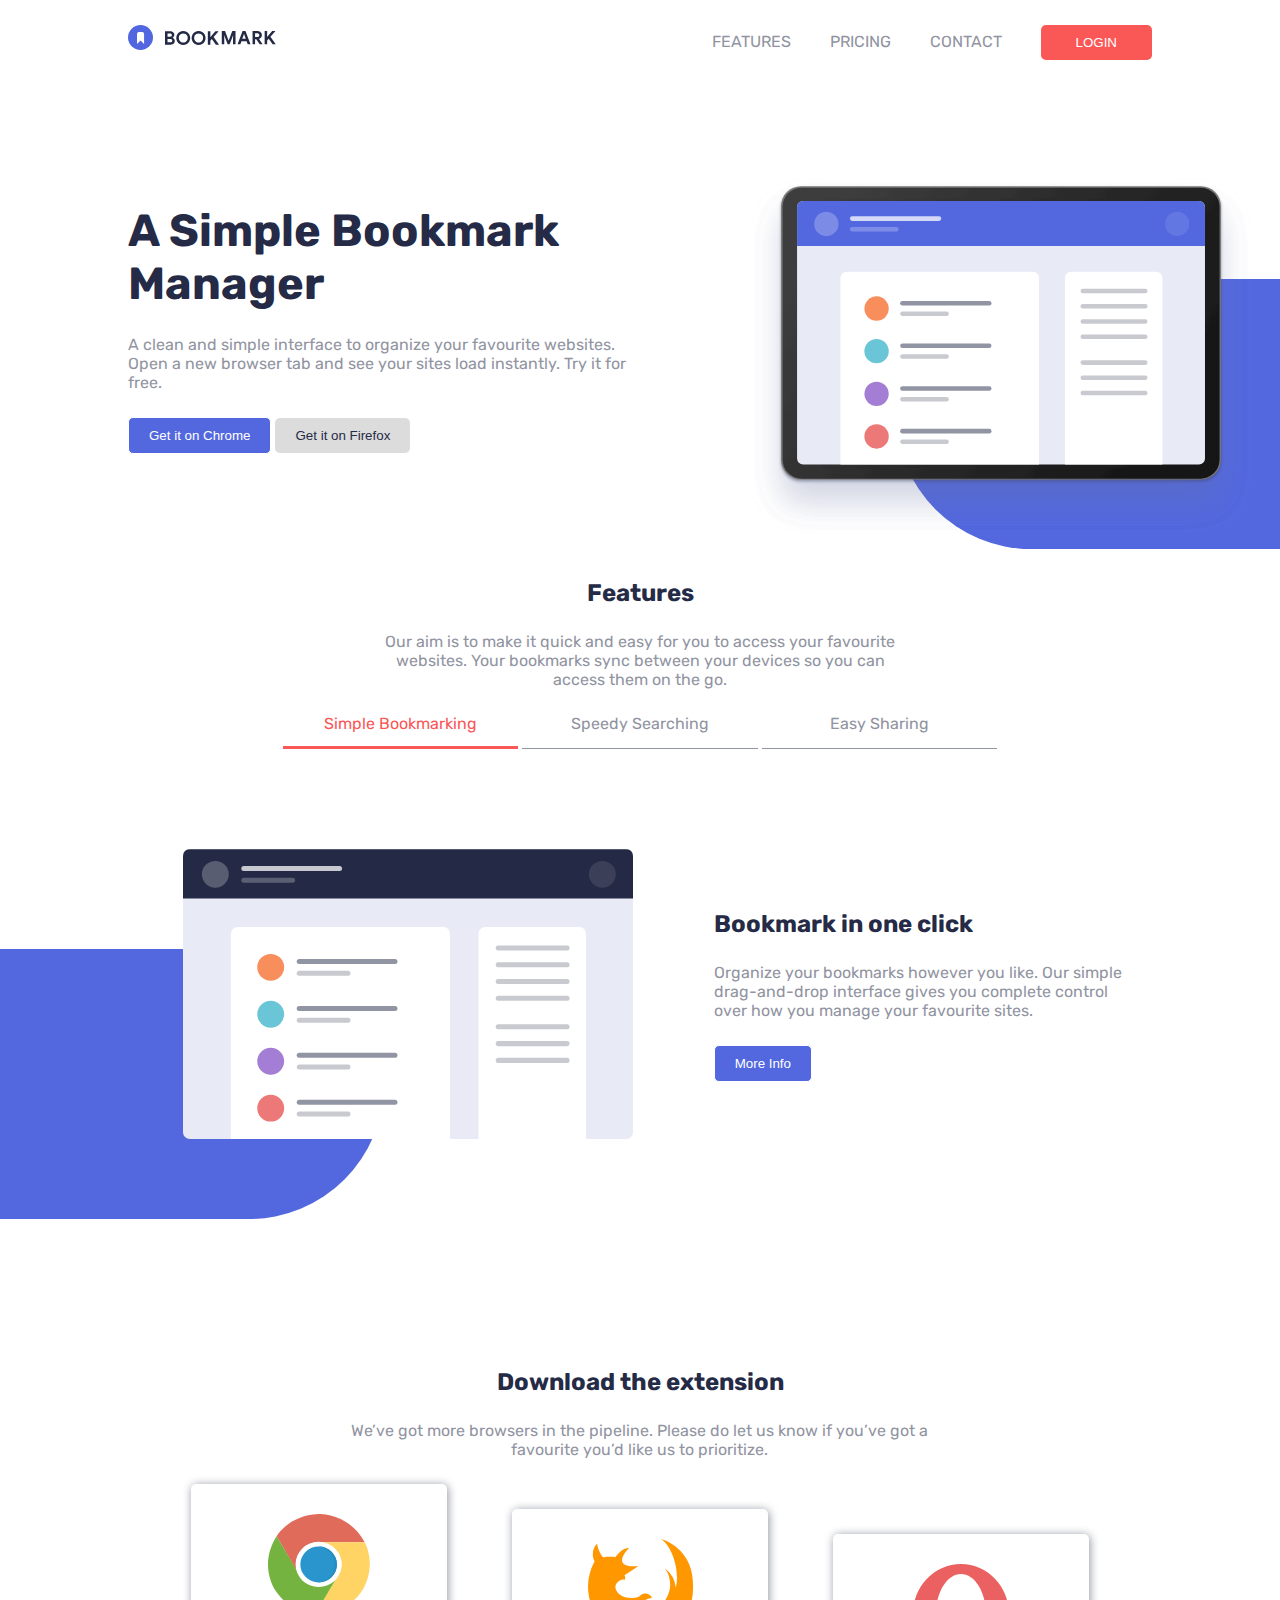
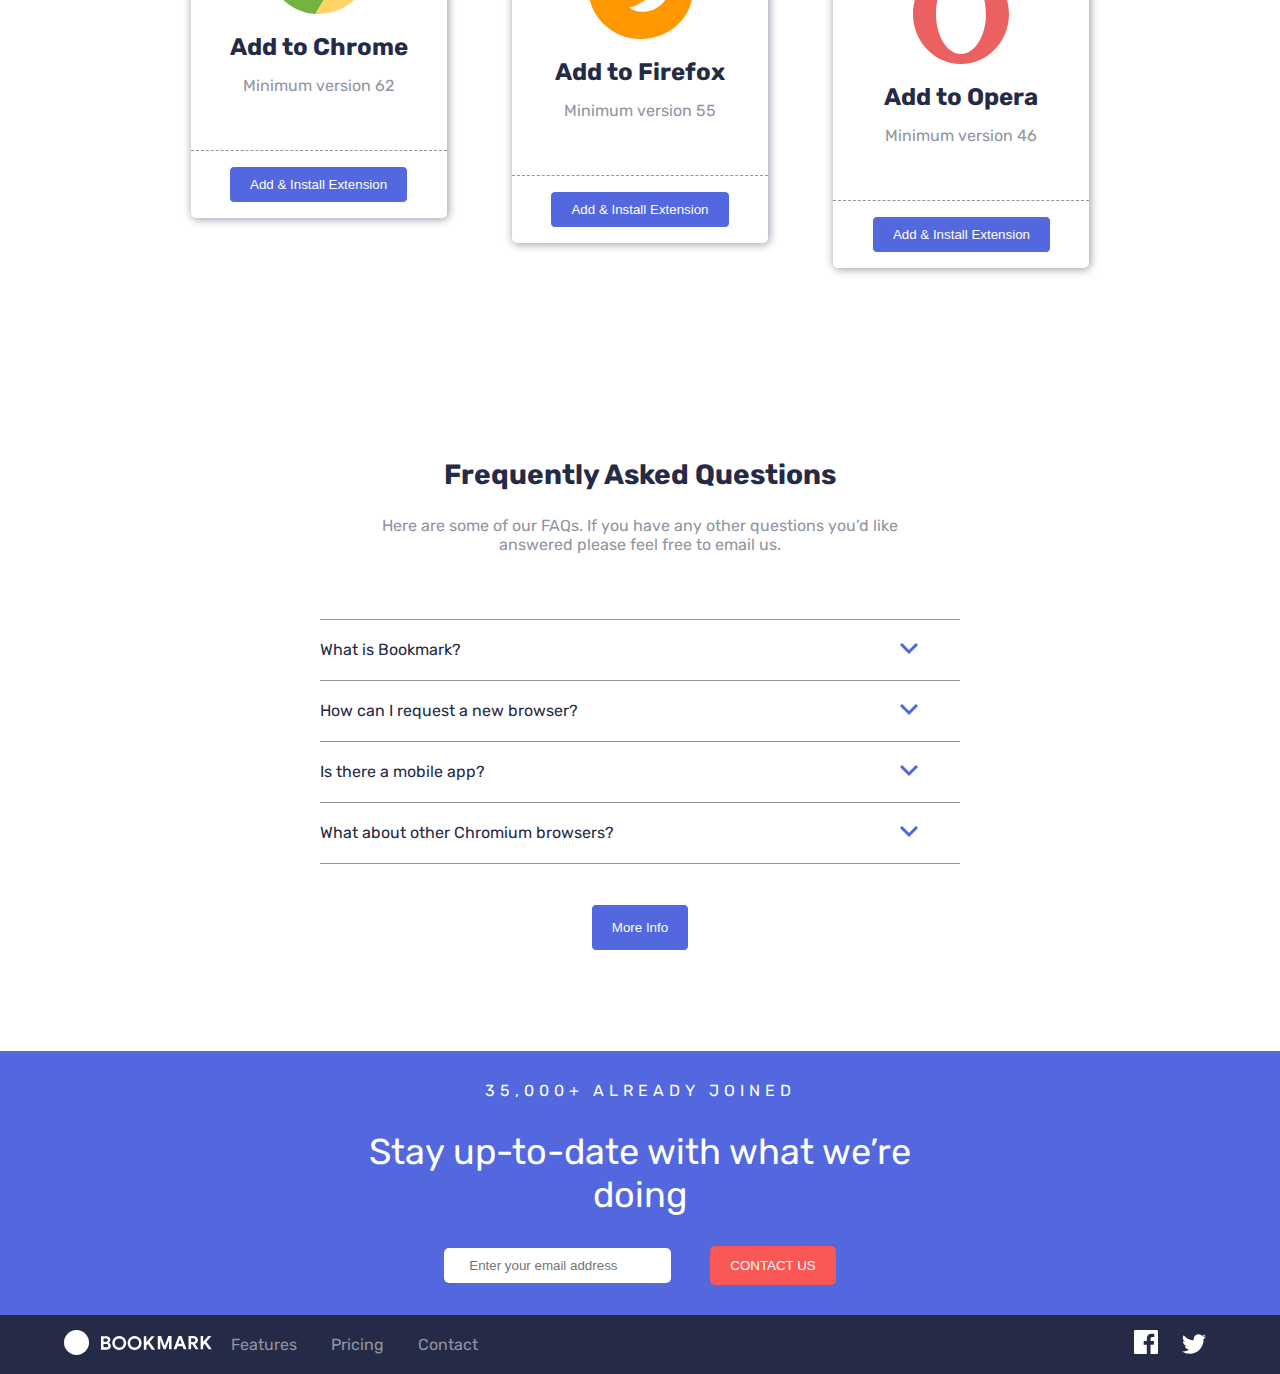
<file: bookmark-landing-page-master/index.html>
<!DOCTYPE html>
<html lang="en">
<head>
  <meta charset="UTF-8">
  <meta name="viewport" content="width=device-width, initial-scale=1.0"> <!-- displays site properly based on user's device -->

  <link rel="icon" type="image/png" sizes="32x32" href="./images/favicon-32x32.png">
  <link href='https://fonts.googleapis.com/css?family=Rubik' rel='stylesheet'>
  <link rel="stylesheet" href="index.css" type="text/css">
  
  <title>Frontend Mentor | Bookmark landing page</title>

  <!-- Feel free to remove these styles or customise in your own stylesheet 👍 -->
  <style>
    .attribution { font-size: 11px; text-align: center; }
    .attribution a { color: hsl(228, 45%, 44%); }
  </style>
</head>
<body>
  <!-- Navbar Section -->
  <div class="navbar">
    <div class="nav-img"><img src="./images/logo-bookmark.svg" alt=""></div>
    <div class="nav-toggle"><img src="./images/icon-hamburger.svg" alt=""></div>
    <div class="nav-menu">
      <div class="nav-menu-header nav-hidden">
        <span class="nav-menu-logo"><img src="./images/logo-bookmark.svg" alt=""></span>
        <span class="nav-close"><img src="./images/icon-close.svg" alt=""></span>
      </div>
      <span>Features</span>
      <span>Pricing</span>
      <span>Contact</span>
      <button class="login-btn btn-red">Login</button>
    </div>
  </div>
  <!-- Hero Section -->
  <div class="hero">
    <div class="hero-img">
      <div class="bg-blue-right"></div>
      <img src="./images/illustration-hero.svg" alt="">
    </div>
    <div class="hero-text">
      <div class="hero-text-title">A Simple Bookmark Manager</div>
      <div class="hero-text-body">A clean and simple interface to organize your favourite websites. Open a new 
        browser tab and see your sites load instantly. Try it for free.</div>
      <div class="hero-btn-container">
        <button class="hero-btn btn-primary">Get it on Chrome</button>
        <button class="hero-btn btn-secondary">Get it on Firefox</button>
      </div>
    </div>
  </div>
  <!-- Features Section -->
  <div class="features">
    <div class="features-text-title text-title">Features</div>
    <div class="features-text-body text-body">
      Our aim is to make it quick and easy for you to access your favourite websites. 
      Your bookmarks sync between your devices so you can access them on the go.
    </div>
    <div class="features-content">
      <div class="features-menu">
        <div class="menu-selected" id="features-menu-1">Simple Bookmarking</div>
        <div id="features-menu-2">Speedy Searching</div>
        <div id="features-menu-3">Easy Sharing</div>
      </div>
      <div class="features-details">
        <div class="features-details-img">
          <div class="bg-blue-left"></div>
          <img id="img-tab-1" src="./images/illustration-features-tab-1.svg" alt="">
          <img id="img-tab-2" src="./images/illustration-features-tab-2.svg" alt="">
          <img id="img-tab-3" src="./images/illustration-features-tab-3.svg" alt="">
        </div>
        <div class="features-details-text">
          <div class="features-details-text-title text-title" id="text-title-tab-1">Bookmark in one click</div>
          <div class="features-details-text-title text-title" id="text-title-tab-2">Intelligent search</div>
          <div class="features-details-text-title text-title" id="text-title-tab-3">Share your bookmarks</div>

          <div class="features-details-text-body text-body" id="text-body-tab-1">Organize your bookmarks however you like. Our simple drag-and-drop interface 
            gives you complete control over how you manage your favourite sites.</div>
          <div class="features-details-text-body text-body" id="text-body-tab-2">Our powerful search feature will help you find saved sites in no time at all. 
            No need to trawl through all of your bookmarks.</div>
          <div class="features-details-text-body text-body" id="text-body-tab-3">Easily share your bookmarks and collections with others. Create a shareable 
            link that you can send at the click of a button.</div>

          <div class="features-details-action">
            <button class="btn-primary">More Info</button>
          </div>
        </div>
      </div>
    </div>
  </div>
  <!-- Extension Section -->
  <div class="extension">
    <div class="extension-text-title text-title">Download the extension</div>
    <div class="extension-text-body text-body">We’ve got more browsers in the pipeline. Please do let us know if you’ve 
      got a favourite you’d like us to prioritize.</div>
    <div class="extension-content">
      <div>
        <div class="card-1-up"></div>
        <div class="extension-content-card">
          <div class="card-icon"><img src="./images/logo-chrome.svg" alt=""></div>
          <div class="card-title text-title">Add to Chrome</div>
          <div class="card-body text-body">Minimum version 62</div>
          <div class="card-action">
            <button class="btn-primary">Add & Install Extension</button>
          </div>
        </div>
        <div class="card-1-down"></div>
      </div>
      <div>
        <div class="card-2-up"></div>
        <div class="extension-content-card">
          <div class="card-icon"><img src="./images/logo-firefox.svg" alt=""></div>
          <div class="card-title text-title">Add to Firefox</div>
          <div class="card-body text-body">Minimum version 55</div>
          <div class="card-action">
            <button class="btn-primary">Add & Install Extension</button>
          </div>
        </div>
        <div class="card-2-down"></div>
      </div>
      <div>
        <div class="card-3-up"></div>
        <div class="extension-content-card">
          <div class="card-icon"><img src="./images/logo-opera.svg" alt=""></div>
          <div class="card-title text-title">Add to Opera</div>
          <div class="card-body text-body">Minimum version 46</div>
          <div class="card-action">
            <button class="btn-primary">Add & Install Extension</button>
          </div>
        </div>
        <div class="card-3-down"></div>
      </div>
    </div>
  </div>
  <!-- FAQ Section -->
  <div class="faq">
    <div class="faq-title text-title">Frequently Asked Questions</div>
    <div class="faq-body text-body">Here are some of our FAQs. If you have any other questions you’d like 
      answered please feel free to email us.</div>
    <div class="faq-content">
      <div class="faq-content-qa">
        <div class="faq-question">What is Bookmark?</div>
        <div class="faq-arrow arrow-down"><img src="./images/icon-arrow.svg" alt=""></div>
        <div class="faq-answer">Lorem ipsum dolor sit amet, consectetur adipiscing elit. Fusce tincidunt 
          justo eget ultricies fringilla. Phasellus blandit ipsum quis quam ornare mattis.</div>
      </div>
      <div class="faq-content-qa">
        <div class="faq-question">How can I request a new browser?</div>
        <div class="faq-arrow arrow-down"><img src="./images/icon-arrow.svg" alt=""></div>
        <div class="faq-answer">Vivamus luctus eros aliquet convallis ultricies. Mauris augue massa, ultricies non ligula. 
          Suspendisse imperdiet. Vivamus luctus eros aliquet convallis ultricies. Mauris augue massa, 
          ultricies non ligula. Suspendisse imperdie tVivamus luctus eros aliquet convallis ultricies. 
          Mauris augue massa, ultricies non ligula. Suspendisse imperdiet.</div>
      </div>
      <div class="faq-content-qa">
        <div class="faq-question">Is there a mobile app?</div>
        <div class="faq-arrow arrow-down"><img src="./images/icon-arrow.svg" alt=""></div>
        <div class="faq-answer">Sed consectetur quam id neque fermentum accumsan. Praesent luctus vestibulum dolor, ut condimentum 
          urna vulputate eget. Cras in ligula quis est pharetra mattis sit amet pharetra purus. Sed 
          sollicitudin ex et ultricies bibendum.</div>
      </div>
      <div class="faq-content-qa">
        <div class="faq-question">What about other Chromium browsers?</div>
        <div class="faq-arrow arrow-down"><img src="./images/icon-arrow.svg" alt=""></div>
        <div class="faq-answer">Integer condimentum ipsum id imperdiet finibus. Vivamus in placerat mi, at euismod dui. Aliquam 
          vitae neque eget nisl gravida pellentesque non ut velit.</div>
      </div>
    </div>
    <div class="faq-action">
      <button class="btn-primary">More Info</button>
    </div>
  </div>
  <!-- Contact Us -->
  <div class="contact">
    <div class="contact-headline">35,000+ already joined</div>
    <div class="contact-title">Stay up-to-date with what we’re doing</div>
    <div class="contact-action">
      <input type="text" name="" id="" placeholder="Enter your email address">
      <button class="btn-red">Contact Us</button>
    </div>
  </div>
  <!-- Footer -->
  <div class="footer">
    <div class="footer-img"><img src="./images/logo-bookmark.svg" alt=""></div>
    <div class="footer-menu">
      <span>Features</span>
      <span>Pricing</span>
      <span>Contact</span>
    </div>
    <div class="footer-media">
      <span><img src="./images/icon-facebook.svg" alt=""></span>
      <span><img src="./images/icon-twitter.svg" alt=""></span>
    </div>
  </div>
  <!-- <footer>
    <p class="attribution">
      Challenge by <a href="https://www.frontendmentor.io?ref=challenge" target="_blank">Frontend Mentor</a>. 
      Coded by <a href="#">Your Name Here</a>.
    </p>
  </footer> -->
</body>
</html>
</file>
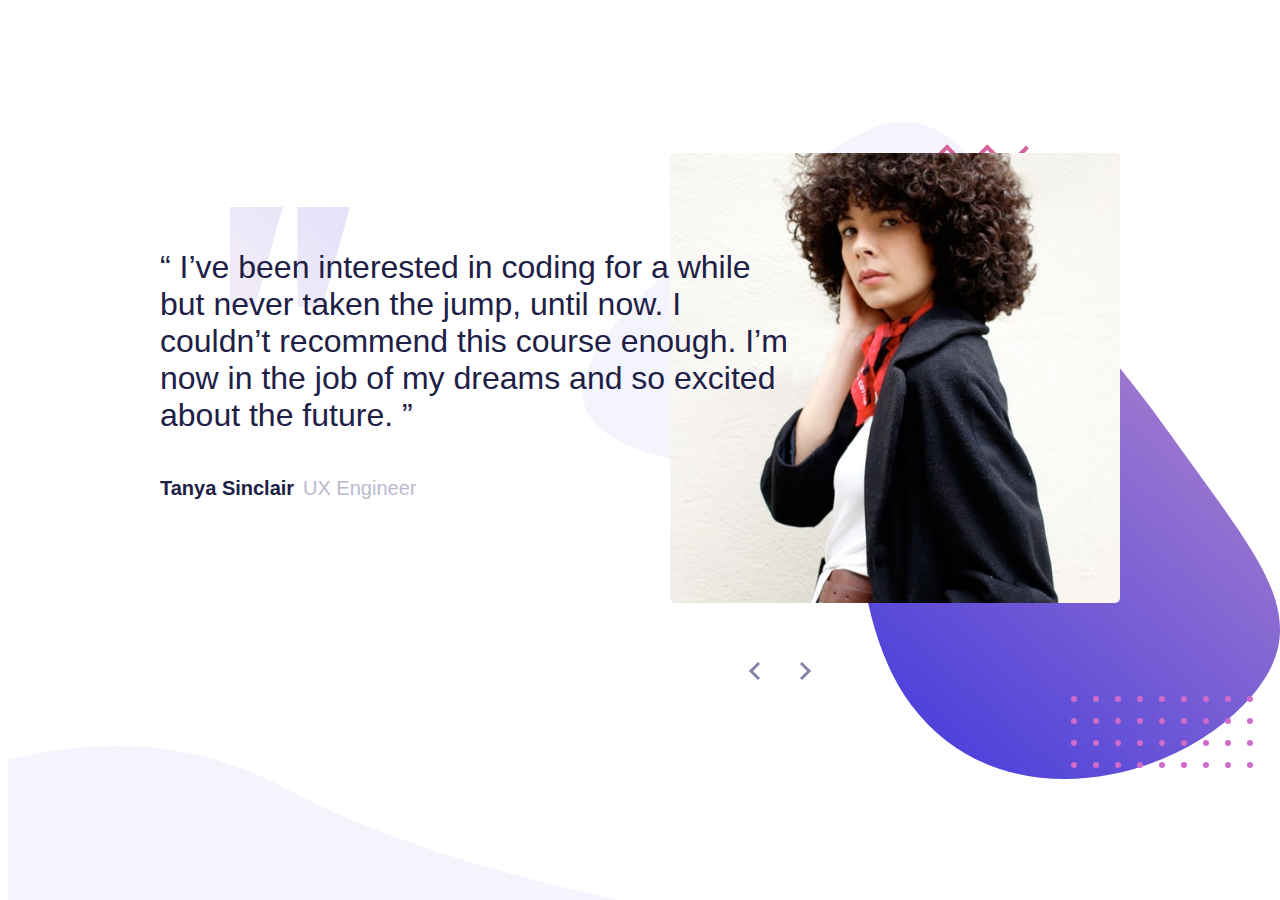
<file: coding-bootcamp-testimonials-slider-master/index.html>
<!DOCTYPE html>
<html lang="en">
<head>
  <meta charset="UTF-8">
  <meta name="viewport" content="width=device-width, initial-scale=1.0"> <!-- displays site properly based on user's device -->

  <link rel="icon" type="image/png" sizes="32x32" href="./images/favicon-32x32.png">
  <link rel="stylesheet" href="index.css" type="text/css">
  
  <title>Frontend Mentor | Coding Bootcamp Testimonials Slider</title>

  <!-- Feel free to remove these styles or customise in your own stylesheet 👍 -->
  <style>
    .attribution { font-size: 11px; text-align: center; }
    .attribution a { color: hsl(228, 45%, 44%); }
  </style>
</head>
<body>
  <script src="index.js" type="text/javascript"></script>
  <img id="img-curve" src="./images/pattern-curve.svg" alt="">
  <img id="img-quotes" src="./images/pattern-quotes.svg" alt="">
  <div id="container-1"  class="container">
    <div class="text-container">
      <div class="text-quotes">
        “ I’ve been interested in coding for a while but never taken the jump, until now. 
        I couldn’t recommend this course enough. I’m now in the job of my dreams and so 
        excited about the future. ”
      </div>
      <div class="text-bio">
        <span class="text-bio-name">Tanya Sinclair</span>
        <span class="text-bio-position">UX Engineer</span>
      </div>
    </div>
    <div class="img-container">
      <img src="./images/image-tanya.jpg" alt="">
      <div class="img-action">
        <img id="prev" onclick="toggle()" src="./images/icon-prev.svg" alt="">
        <img id="next" onclick="toggle()" src="./images/icon-next.svg" alt="">
      </div>
    </div>
  </div>

  <div id="container-2" class="container">
    <div class="text-container">
      <div class="text-quotes">
        “ If you want to lay the best foundation possible I’d recommend taking this course. 
        The depth the instructors go into is incredible. I now feel so confident about 
        starting up as a professional developer. ”
      </div>
      <div class="text-bio">
        <span class="text-bio-name">John Tarkpor</span>
        <span class="text-bio-position">Junior Front-end Developer</span>
      </div>
    </div>
    <div class="img-container">
      <img src="./images/image-john.jpg" alt="">
      <div class="img-action">
        <img id="prev" onclick="toggle()" src="./images/icon-prev.svg" alt="">
        <img id="next" onclick="toggle()" src="./images/icon-next.svg" alt="">
      </div>
    </div>
  </div>
</body>
</html>
</file>
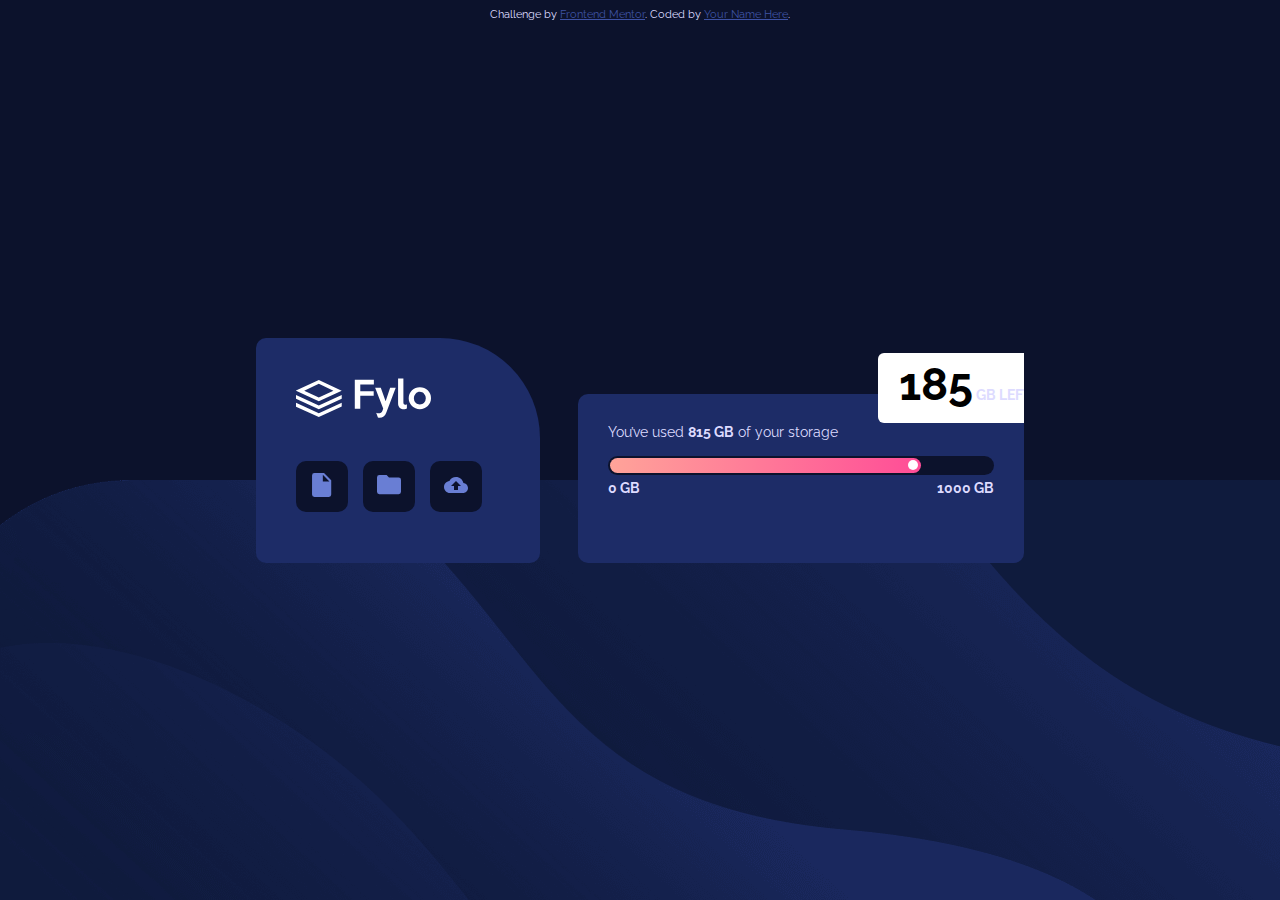
<file: fylo-data-storage-component-master/index.html>
<!DOCTYPE html>
<html lang="en">
<head>
  <meta charset="UTF-8">
  <meta name="viewport" content="width=device-width, initial-scale=1.0"> <!-- displays site properly based on user's device -->

  <link rel="icon" type="image/png" sizes="32x32" href="./images/favicon-32x32.png">
  <link href='https://fonts.googleapis.com/css?family=Raleway' rel='stylesheet'>
  <link rel="stylesheet" href="index.css" type="text/css">
  
  <title>Frontend Mentor | Fylo data storage component</title>

  <!-- Feel free to remove these styles or customise in your own stylesheet 👍 -->
  <style>
    .attribution { font-size: 11px; text-align: center; }
    .attribution a { color: hsl(228, 45%, 44%); }
  </style>
</head>
<body>
  <div class="container">
    <div class="header-card">
      <div class="header-logo">
        <img src="./images/logo.svg" alt="">
      </div>
      <div class="header-action">
        <div class="img-doc"><img src="./images/icon-document.svg" alt=""></div>
        <div class="img-folder"><img src="./images/icon-folder.svg" alt=""></div>
        <div class="img-upload"><img src="./images/icon-upload.svg" alt=""></div>
      </div>
    </div>
    <div class="info-card">
      <div class="info-header">
        You’ve used <span class="strong-text">815 GB</span> of your storage
      </div>
      <div class="info-header-tooltip">
        <div>
          <span class="big-text"><strong>185</strong></span><span><strong> GB LEFT</strong></span>
        </div>
      </div>
      <div class="info-body">
        <div class="progressbar">
          <div><div></div></div>
        </div>
      </div>
      <div class="info-footer">
        <span class="info-footer-left"><span class="strong-text">0 GB</span>
        <span class="info-footer-right"><span class="strong-text">1000 GB</span>
      </div>
    </div>
  </div>
  <div class="attribution">
    Challenge by <a href="https://www.frontendmentor.io?ref=challenge" target="_blank">Frontend Mentor</a>. 
    Coded by <a href="#">Your Name Here</a>.
  </div>
</body>
</html>
</file>
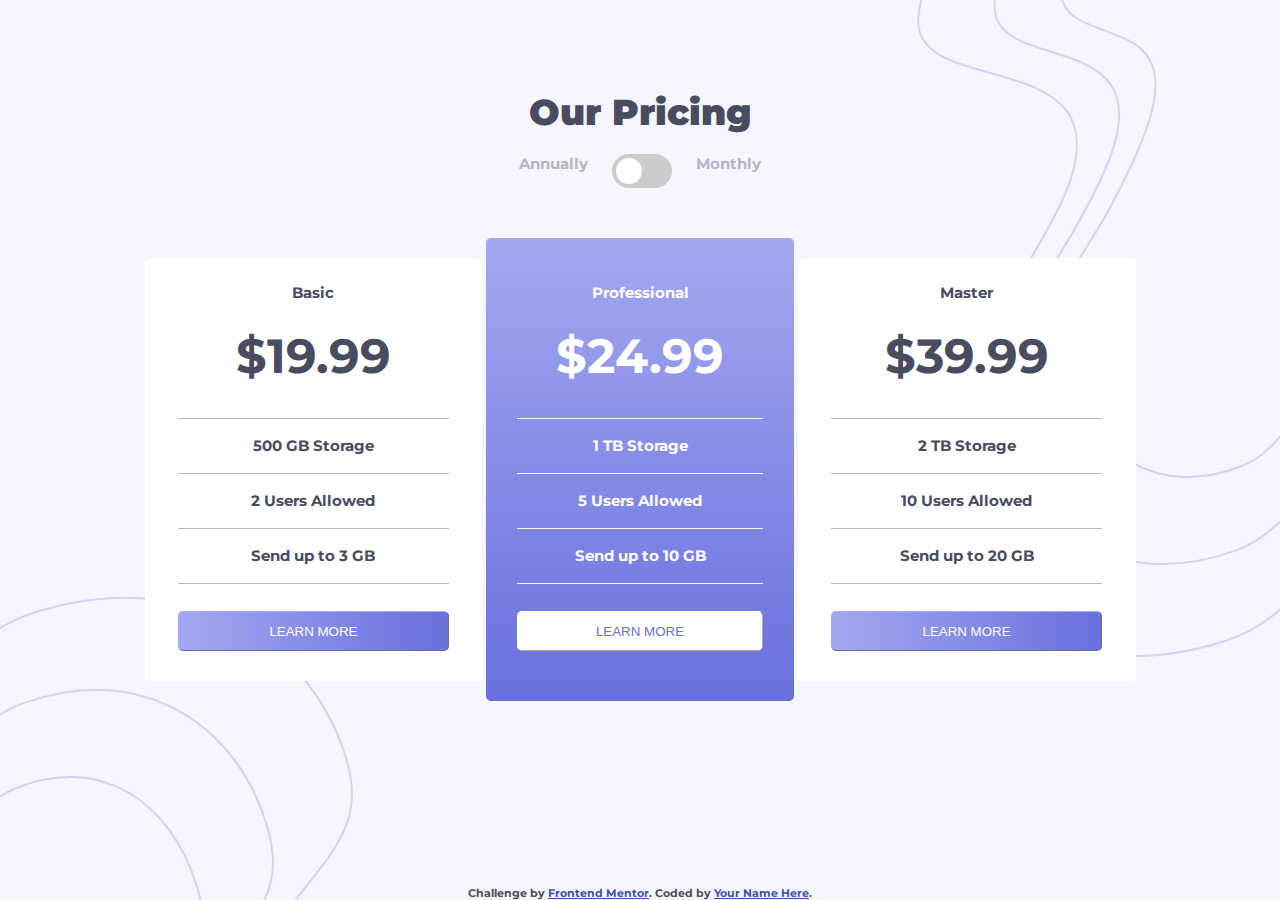
<file: pricing-component-with-toggle-master/index.html>
<!DOCTYPE html>
<html lang="en">
<head>
  <meta charset="UTF-8">
  <meta name="viewport" content="width=device-width, initial-scale=1.0"> <!-- displays site properly based on user's device -->
  <script src="https://ajax.googleapis.com/ajax/libs/jquery/3.5.1/jquery.min.js"></script>
  <link rel="icon" type="image/png" sizes="32x32" href="./images/favicon-32x32.png">
  <link rel="stylesheet" href="index.css" type="text/css">
  <link href='https://fonts.googleapis.com/css?family=Montserrat' rel='stylesheet'>

  <title>Frontend Mentor | [Challenge Name Here]</title>

  <!-- Feel free to remove these styles or customise in your own stylesheet 👍 -->
  <style>
    .attribution { font-size: 11px; text-align: center; }
    .attribution a { color: hsl(228, 45%, 44%); }
  </style>
</head>
<body>
  <script src="index.js" type="text/javascript"></script>
  <img id="bg-top" src="./images/bg-top.svg" alt="">
  <img id="bg-bottom" src="./images/bg-bottom.svg" alt="">

  <div class="container">
    <div class="header-text">
      Our Pricing
    </div>
    <div class="header-action">
      <span>Annually</span>
      <label class="switch">
        <input id="toggle" type="checkbox">
        <span class="slider round"></span>
      </label>
      <span>Monthly</span>
    </div>
    <div class="pricing-container">
      <div class="pricing-container-small">
        <div class="pricing-container-header">
          <div class="pricing-container-header-title">Basic</div>
          <div class="pricing-contaner-header-price price-monthly">&dollar;19.99</div>
          <div class="pricing-contaner-header-price price-yearly">&dollar;199.99</div>
        </div>
        <div class="pricing-container-body">
          <hr class="container-line-small">
          <div class="pricing-container-body-info">500 GB Storage</div>
          <hr class="container-line-small">
          <div class="pricing-container-body-info">2 Users Allowed</div>
          <hr class="container-line-small">
          <div class="pricing-container-body-info">Send up to 3 GB</div>
          <hr class="container-line-small">
        </div>
        <div class="pricing-container-footer">
          <button class="pricing-container-footer-btn">Learn More</button>
        </div>
      </div>
      <div class="pricing-container-big">
        <div class="pricing-container-header">
          <div class="pricing-container-header-title">Professional</div>
          <div class="pricing-contaner-header-price price-monthly">&dollar;24.99</div>
          <div class="pricing-contaner-header-price price-yearly">&dollar;249.99</div>
        </div>
        <div class="pricing-container-body">
          <hr class="container-line-big">
          <div class="pricing-container-body-info">1 TB Storage</div>
          <hr class="container-line-big">
          <div class="pricing-container-body-info">5 Users Allowed</div>
          <hr class="container-line-big">
          <div class="pricing-container-body-info">Send up to 10 GB</div>
          <hr class="container-line-big">
        </div>
        <div class="pricing-container-footer">
          <button class="pricing-container-footer-btn">Learn More</button>
        </div>
      </div>
      <div class="pricing-container-small">
        <div class="pricing-container-header">
          <div class="pricing-container-header-title">Master</div>
          <div class="pricing-contaner-header-price price-monthly">&dollar;39.99</div>
          <div class="pricing-contaner-header-price price-yearly">&dollar;399.99</div>
        </div>
        <div class="pricing-container-body">
          <hr class="container-line-small">
          <div class="pricing-container-body-info">2 TB Storage</div>
          <hr class="container-line-small">
          <div class="pricing-container-body-info">10 Users Allowed</div>
          <hr class="container-line-small">
          <div class="pricing-container-body-info">Send up to 20 GB</div>
          <hr class="container-line-small">
        </div>
        <div class="pricing-container-footer">
          <button class="pricing-container-footer-btn">Learn More</button>
        </div>
      </div>
    </div>
  </div>
  <div class="attribution">
    Challenge by <a href="https://www.frontendmentor.io?ref=challenge" target="_blank">Frontend Mentor</a>. 
    Coded by <a href="#">Your Name Here</a>.
  </div>
</body>
</html>
</file>
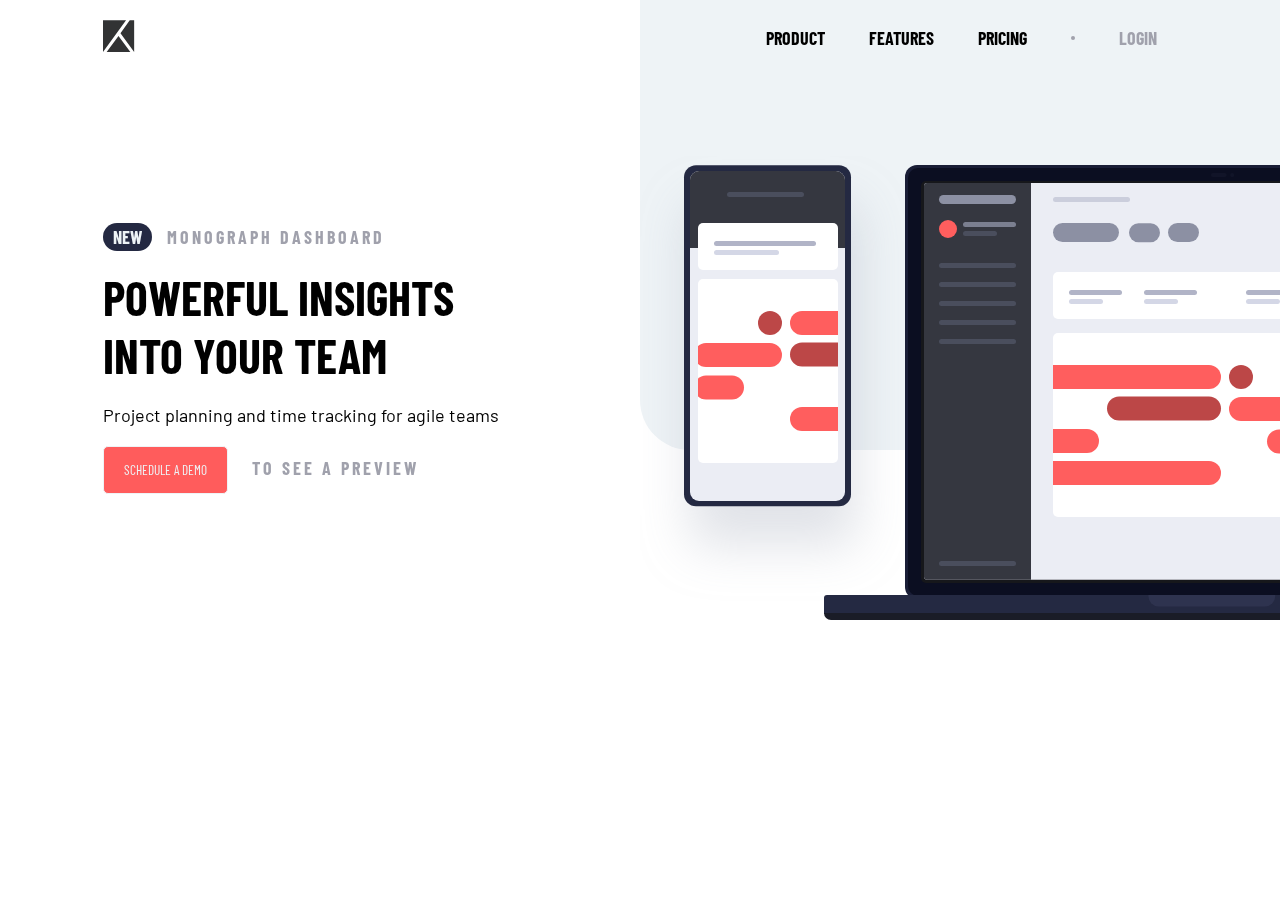
<file: project-tracking-intro-component-master/index.html>
<!DOCTYPE html>
<html lang="en">
<head>
  <meta charset="UTF-8">
  <meta name="viewport" content="width=device-width, initial-scale=1.0"> <!-- displays site properly based on user's device -->

  <link rel="icon" type="image/png" sizes="32x32" href="./images/favicon-32x32.png">
  <link rel="stylesheet" href="index.css" type="text/css">
  <link href='https://fonts.googleapis.com/css?family=Barlow Condensed' rel='stylesheet'>
  <link href='https://fonts.googleapis.com/css?family=Barlow' rel='stylesheet'>
  
  <title>Frontend Mentor | Project tracking intro component</title>

  <!-- Feel free to remove these styles or customise in your own stylesheet 👍 -->
  <style>
    .attribution { font-size: 11px; text-align: center; }
    .attribution a { color: hsl(228, 45%, 44%); }
  </style>
</head>
<body>
  <script src="index.js" type="text/javascript"></script>
  <div class="bg-grey"></div>
  <div class="navbar">
    <div class="navbar-logo"><img src="./images/logo.svg" alt=""></div>
    <div class="navbar-menu" id="nav-menu">
      <div class="navbar-menu-element uppercase">Product</div>
      <div class="navbar-menu-element uppercase">Features</div>
      <div class="navbar-menu-element uppercase">Pricing</div>
      <div class="navbar-menu-separator"></div>
      <div class="navbar-menu-element navbar-menu-login uppercase">Login</div>
    </div>
    <div class="navbar-toggle">
      <div class="navbar-toggle-menu" id="toggle-menu" onclick="toggle()"><img src="./images/icon-hamburger.svg" alt=""></div>
      <div class="navbar-toggle-close" id="toggle-close" onclick="toggle()"><img src="./images/icon-close.svg" alt=""></div>
    </div>
  </div>
  <div class="container">
    <div class="bg-img">
      <img src="./images/illustration-devices.svg" alt="">
    </div>
    <div class="content">
      <div class="content-text-header uppercase">
        <span class="content-text-header-special">New</span><span class="header-secondary">Monograph Dashboard</span>
      </div>
      <div class="content-text-title uppercase">Powerful insights into your team</div>
      <div class="content-text-body text-body">Project planning and time tracking for agile teams</div>
      <div class="content-footer">
        <div class="content-footer-btn"><button class="uppercase">Schedule a demo</button></div>
        <div class="content-footer-text uppercase header-secondary">to see a preview</div>
      </div>
    </div>
  </div>

  <!-- <footer>
    <p class="attribution">
      Challenge by <a href="https://www.frontendmentor.io?ref=challenge" target="_blank">Frontend Mentor</a>. 
      Coded by <a href="#">Your Name Here</a>.
    </p>
  </footer> -->
</body>
</html>
</file>
<file: bookmark-landing-page-master/index.css>
:root {
    --SBlue: hsl(231, 69%, 60%);
    --SRed: hsl(0, 94%, 66%);

    --GBlue: hsl(229, 8%, 60%);
    --VDBlue: hsl(229, 31%, 21%);
}

body {
    font-family: 'Rubik';
    color: var(--GBlue);
    margin: 0;
}

button {
    border-radius: 5px;
    border: 1px solid;
}

.btn-primary {
    color: white;
    background-color: var(--SBlue);
    padding: 10px 20px 10px 20px;
}

.btn-primary:hover {
    background-color: white;
    color: var(--SBlue);
    border: 1px solid var(--SBlue);
    cursor: pointer;
    transition: 0.2s;
}

.btn-secondary {
    color: var(--VDBlue);
    background-color: gainsboro;
    border: none;
    padding: 10px 20px 10px 20px;
}

.btn-secondary:hover {
    background-color: white;
    color: var(--VDBlue);
    border: 1px solid var(--VDBlue);
    cursor: pointer;
    transition: 0.2s;
}

.text-title {
    color: var(--VDBlue);
    font-size: 24px;
    font-weight: 700;
}

/* Navbar */
.navbar {
    width: 80%;
    left: 0;
    right: 0;
    margin-left: auto;
    margin-right: auto;
    padding-top: 25px;
    padding-bottom: 25px;
}

.navbar > div {
    display: inline-block;
    vertical-align: middle;
}

.nav-img {
    left: 0;
    margin-left: auto;
}

.nav-menu {
    float: right;
}

.nav-hidden {
    display: none;
}

.nav-toggle {
    display: none !important;
}

.nav-menu > span {
    margin-left: 35px;
    text-transform: uppercase;
}

.nav-menu > span:hover {
    cursor: pointer;
    color: var(--SRed);
    transition: 0.2s;
}

.btn-red {
    background-color: var(--SRed);
    color: white;
    margin-left: 35px;
    padding: 10px 35px 10px 35px;
    text-transform: uppercase;
    border: none;
}

.btn-red:hover {
    color: var(--SRed);
    background-color: white;
    border: 1px solid var(--SRed);
    cursor: pointer;
    transition: 0.2s;
}

/* Hero */
.hero {
    width: 80%;
    left: 0;
    right: 0;
    margin-left: auto;
    margin-right: auto;
    margin-top: 100px;
    margin-bottom: 100px;
}

.hero > div {
    display: inline-block;
    width: 49%;
}

.bg-blue-right {
    background-color: var(--SBlue);
    width: 30%;
    height: 30vh;
    position: absolute;
    right: 0;
    margin-right: auto;
    margin-top: 100px;
    z-index: -1;
    border-radius: 200px 0 0 200px;
}

.hero-img > img {
    width: 100%;
    max-width: 500px;
    height: auto;
    padding-left: 20%;
}

.hero-text > div {
    margin-top: 25px;
    margin-bottom: 25px;
}

.hero-text-title {
    color: var(--VDBlue);
    font-size: 45px;
    font-weight: 700;
}

/* Features */
.features {
    text-align: center;
    width: 80%;
    left: 0;
    right: 0;
    margin-left: auto;
    margin-right: auto;
    margin-top: 100px;
    margin-bottom: 100px;
}

.features > div {
    margin-top: 25px;
    margin-bottom: 25px;
}

.features-text-body {
    width: 50%;
    left: 0;
    right: 0;
    margin-left: auto;
    margin-right: auto;
}

.features-menu {
    width: 70%;
    left: 0;
    right: 0;
    margin-left: auto;
    margin-right: auto;
    margin-bottom: 100px;
}

.features-menu > div {
    display: inline-block;
    width: 32.8%;
    padding-bottom: 15px;
    border-bottom: 1px solid var(--GBlue);
}

.features-menu > div:hover {
    color: var(--SRed);
    transition: 0.2s;
    cursor: pointer;
}

.menu-selected {
    color: var(--SRed) !important;
    border-bottom: 3px solid var(--SRed) !important;
    padding-bottom: 13px !important;
}

#img-tab-2 {
    display: none;
}

#text-title-tab-2 {
    display: none;
}

#text-body-tab-2 {
    display: none;
}

#img-tab-3 {
    display: none;
}

#text-title-tab-3 {
    display: none;
}


#text-body-tab-3 {
    display: none;
}

.features-details > div {
    display: inline-block;
    vertical-align: middle;
}

.features-details-img > img {
    width: 100%;
    max-width: 450px;
    height: auto;
}

.features-details-text > div {
    margin-top: 25px;
    margin-bottom: 25px;
}

.bg-blue-left {
    background-color: var(--SBlue);
    width: 30%;
    height: 30vh;
    position: absolute;
    left: 0;
    margin-left: auto;
    margin-top: 100px;
    z-index: -1;
    border-radius: 0 200px 200px 0;
}

/* Extension */
.extension {
    text-align: center;
    width: 80%;
    left: 0;
    right: 0;
    margin-left: auto;
    margin-right: auto;
    padding-top: 100px;
    padding-bottom: 100px;
}

.extension > div {
    margin-top: 25px;
    margin-bottom: 25px;
}

.extension-text-body {
    width: 60%;
    left: 0;
    right: 0;
    margin-left: auto;
    margin-right: auto;
}

.extension-content {
    width: 100%;
}

.extension-content > div {
    display: inline-block;
    width: 25%;
    margin-left: 3%;
    margin-right: 3%;
    vertical-align: top;
}

.card-1-down {
    padding-top: 25px;
    padding-bottom: 25px;
}

.card-2-up {
    padding-top: 12.5px;
    padding-bottom: 12.5px;
}

.card-2-down {
    padding-top: 12.5px;
    padding-bottom: 12.5px;
}

.card-3-up {
    padding-top: 25px;
    padding-bottom: 25px;
}

.extension-content-card {
    padding-top: 15px;
    border-radius: 5px;
    box-shadow: 1px 1px 10px var(--GBlue);
}

.extension-content-card > div {
    margin-top: 15px;
    margin-bottom: 15px;
}

.card-body {
    padding-bottom: 40px;
}

.card-action {
    padding-top: 15px !important;
    padding-bottom: 15px !important;
    border-top: 1px dashed var(--GBlue);
}

.card-action > button {
    vertical-align: middle;
}

/* FAQ */
.faq {
    width: 50%;
    left: 0;
    right: 0;
    margin-left: auto;
    margin-right: auto;
    margin-top: 50px;
    margin-bottom: 100px;
}

.faq > div {
    margin-top: 25px;
    margin-bottom: 25px;
}

.faq-title {
    width: 90%;
    left: 0;
    right: 0;
    margin-left: auto;
    margin-right: auto;
    text-align: center;
    font-size: 28px;
}

.faq-body {
    width: 90%;
    left: 0;
    right: 0;
    margin-left: auto;
    margin-right: auto;
    text-align: center;
}

.faq-action {
    width: 100%;
    left: 0;
    right: 0;
    margin-left: auto;
    margin-right: auto;
    text-align: center;
    border-top: 1px solid var(--GBlue);
    padding-top: 40px;
    margin-top: 0px !important;
}

.faq-action > button {
    padding-top: 15px;
    padding-bottom: 15px;
}

.faq-content {
    padding-top: 40px;
    margin-bottom: 0px !important;
}

.faq-content-qa {
    padding-top: 20px;
    padding-bottom: 20px;
    border-top: 1px solid var(--GBlue);
    max-height: 20px;
    overflow: hidden;
}

.faq-question {
    display: inline-block;
    width: 90%;
    color: var(--VDBlue);
}

.faq-question:hover {
    cursor: pointer;
    color: var(--SRed);
    transition: 0.2s;
}

.faq-arrow {
    display: inline-block;
    width: 7%;
}

.faq-arrow:hover {
    cursor: pointer;
}

.faq-answer {
    width: 92%;
    margin-top: 40px;
    line-height: 25px;
}

/* Contact */
.contact {
    background-color: var(--SBlue);
    color: white;
    text-align: center;
    padding-top: 15px;
    padding-bottom: 15px;
}

.contact > div {
    padding-top: 15px;
    padding-bottom: 15px;
}

.contact-headline {
    text-transform: uppercase;
    letter-spacing: 5px;
}

.contact-title {
    font-size: 36px;
    width: 45%;
    left: 0;
    right: 0;
    margin-left: auto;
    margin-right: auto;
}

.contact-action > input {
    padding: 10px 25px 10px 25px;
    color: var(--GBlue);
    border-radius: 5px;
    border: 0px solid;
}

.contact-action > button {
    padding: 12px 20px 12px 20px;
}

/* Footer */
.footer {
    background-color: var(--VDBlue);
    padding-top: 15px;
    padding-bottom: 15px;
    
}

.footer > div {
    display: inline-block;
    vertical-align: middle;
}

.footer-img {
    padding-left: 5%;
}

.footer-img > img {
    filter: brightness(0) invert(1);;
}

.footer-menu > span{
    margin-left: 15px;
    margin-right: 15px;
}

.footer-media {
    float: right;
    padding-right: 5%;
}

.footer-media > span {
    margin-left: 10px;
    margin-right: 10px;
}

@media only screen and (max-width: 375px) {
    /* Navbar */
    .nav-toggle {
        display: block !important;
        float: right;
    }

    .nav-menu {
        float: none;
        background-color: var(--VDBlue);
        opacity: 80%;
        /* display: none !important; */
        position: absolute;
        left: 0;
        right: 0;
        top: 0;
        bottom: 0;
        margin: auto;
        text-align: center;
    }

    .nav-menu-header {
        display: block;
        margin-top: 25px;
        margin-bottom: 25px;
    }

    .nav-menu-header > span {
        vertical-align: middle;
        display: inline-block;
        width: 40%;
    }

    .nav-menu-logo > img {
        filter: brightness(0) invert(1);
    }

    .nav-close {
        text-align: right;
    }

    .nav-menu > span {
        display: block;
        margin-left: auto;
        margin-right: auto;
        margin-top: 25px;
        margin-bottom: 25px;
        border-top: 1px solid var(--GBlue);
        padding-top: 25px;
        width: 85%;
        left: 0;
        right: 0;
    }

    .login-btn {
        width: 85%;
        left: 0;
        right: 0;
        margin-left: auto;
        margin-right: auto;
        border: 3px solid var(--GBlue);
        background-color: var(--VDBlue);
        padding-top: 15px;
        padding-bottom: 15px;
    }

    .login-btn:hover {
        color: var(--VDBlue);
    }

    /* Hero */
    .hero {
        text-align: center;
    }

    .hero > div {
        width: 100%;
    }

    .hero-text {
        padding-top: 30px;
    }

    .hero-img > img {
        padding-left: 0;
    }

    .bg-blue-right {
        width: 75%;
        height: 20vh;
    }

    .hero-text-title {
        font-size: 32px;
    }

    .hero-btn {
        padding-top: 15px;
        padding-bottom: 15px;
    }

    /* Features */
    .features-text-body {
        width: 100%;
    }

    .features-menu {
        width: 100%;
    }

    .features-menu > div {
        width: 100%;
        border-top: 1px solid var(--GBlue);
        border-left: 1px solid var(--GBlue);
        border-right: 1px solid var(--GBlue);
        border-bottom: 1px solid var(--GBlue);
        padding-top: 15px;
    }

    .bg-blue-left {
        height: 20vh;
        width: 75%;
    }

    .features-details-text {
        margin-top: 75px;
    }

    /* extension */
    .extension {
        padding-top: 0;
    }

    .extension-text-body {
        width: 100%;
    }

    .extension-content > div {
        width: 85%;
    }

    /* faq */
    .faq {
        width: 85%;
    }

    /* contact */
    .contact-title {
        width: 85%;
    }

    .contact-action {
        width: 85%;
        text-align: center;
        left: 0;
        right: 0;
        margin-left: auto;
        margin-right: auto;
    }

    .contact-action > input {
        width: 75%;
        margin-bottom: 15px;
    }

    .contact-action > button {
        width: 90%;
        margin-left: 0;
    }

    /* footer */
    .footer {
        text-align: center;
        padding-bottom: 100px;
    }

    .footer > div {
        width: 85%;
        left: 0;
        right: 0;
        margin-left: auto;
        margin-right: auto;
        margin-top: 15px;
        margin-bottom: 15px;
    }

    .footer-img {
        padding-left: 0;
    }

    .footer-menu > span {
        width: 100%;
        display: block;
        margin-top: 15px;
        margin-bottom: 15px;
    }
}

@media only screen and (min-width: 376px) and (max-width: 1440px) {
    .hero-img {
        float: right;
    }

    .features-details > div {
        width: 49%;
    }

    .features-details-text {
        text-align: left;
        width: 40% !important;
        margin-left: 5%;
    }
}
</file>
<file: coding-bootcamp-testimonials-slider-master/index.css>
@import url('https://rsms.me/inter/inter.css');
html { font-family: 'Inter', sans-serif; }
@supports (font-variation-settings: normal) {
  html { font-family: 'Inter var', sans-serif; }
}

:root {
    --Dark-Blue: hsl(240, 38%, 20%);
    --Grayish-Blue: hsl(240, 18%, 77%);
}

body {
    background-image: url("./images/pattern-bg.svg");
    font-size: 32px;
    font-weight: 300;
    color: var(--Dark-Blue);
    background-repeat: no-repeat;
    background-attachment: fixed;
}

#img-curve {
    position: absolute;
    bottom: 0;
}

.text-quotes {
    margin-bottom: 1em;
}

.text-bio-name {
    font-size: 20px;
    font-weight: 700;
}

.text-bio-position {
    font-size: 20px;
    color: var(--Grayish-Blue);
}

#prev {
    border-top-left-radius: 30px;
    border-bottom-left-radius: 30px;
    background-color: white;
    padding: 20px;
    margin-right: -5px;
}

#next {
    border-top-right-radius: 30px;
    border-bottom-right-radius: 30px;
    background-color: white;
    padding: 20px;
    margin-left: -5px;
}

#container-2 {
    visibility: hidden;
}

@media only screen and (max-width: 375px) {
    body {
        background-position: top;
        width: 165vw;
        height: 168vh;
        background-size: 85%;
    }

    #img-curve {
        position: absolute;
        bottom: -72%;
    }

    #img-quotes {
        position: absolute;
        bottom: -5%;
        left: 70%;
        right: 70%;
    }

    .container {
        width: 130%;
        height: 140%;
        position: absolute;
        left: 20%;
        right: 20%;
        top: 60%;
        bottom: 0;
        margin: auto;
        overflow: auto;
    }

    .text-container {
        position: absolute;
        bottom: 0;
    }

    .text-quotes {
        text-align: center;
    }
    
    .text-bio {
        display: flex;
        align-items: center;
        text-align: center;
    }

    .text-bio > span {
        flex: 1;
    }

    .img-container {
        width: 85%;
        height: 85%;
        position: absolute;
        left: 0;
        right: 0;
        top: -15%;
        bottom: 0;
        margin: auto;
        overflow: auto;
    }

    .img-container > img {
        max-width: 100%;
        border-radius: 5px;
    }

    .img-action {
        position: absolute;
        bottom: 43%;
        right: 35%;
    }
}

@media only screen and (min-width: 376px) and (max-width: 1440px) {
    body {
        background-position: right;
    }

    .container {
        width: 75%;
        min-width: 800px;
        height: 66%;
        min-height: 500px;
        position: absolute;
        left: 0;
        right: 0;
        top: 0;
        bottom: 0;
        margin: auto;
        overflow: auto;
    }

    .container > div {
        display: inline-block;
    }

    .text-container {
        width: 66%;
        min-width: 395px;
        position: absolute;
        left: 0;
        top: 0;
        bottom: 0;
        margin-top: 10%;
        overflow: auto;
    }

    .text-container > img {
        position: absolute;
        top: -10%;
    }

    #img-quotes {
        position: absolute;
        top: 23%;
        left: 18%;
    }

    .img-container {
        width: 450px;
        height: 100%;
        float: right;
        overflow: hidden;
    }

    .img-container > img {
        max-width: 100%;
        border-radius: 5px;
    }

    .img-action {
        position: absolute;
        bottom: 6.5%;
        right: 30%;
    }
}
</file>
<file: fylo-data-storage-component-master/index.css>
:root {
    --Pale-Blue: hsl(243, 100%, 93%);
    --Grayish-Blue: hsl(229, 7%, 55%);
    --Dark-Blue: hsl(228, 56%, 26%);
    --Very-Dark-Blue: hsl(229, 57%, 11%);
}

body {
    background-color: var(--Very-Dark-Blue);
    font-family: 'Raleway';
    font-size: 14px;
    font-weight: 400;
    color: var(--Pale-Blue);
    background-repeat: no-repeat;
    background-attachment: fixed;
}

.container {
    position: absolute;
    left: 0;
    right: 0;
    top: 0;
    bottom: 0;
    margin: auto;
    max-width: 100%;
    max-height: 100%;
    overflow: auto;
}

.header-card {
    background-color: var(--Dark-Blue);
    width: 350px;
    height: 100%;
    margin-right: 5%;
    border-top-right-radius: 100px;
    border-top-left-radius: 10px;
    border-bottom-left-radius: 10px;
    border-bottom-right-radius: 10px;
}

.header-action {
    margin-left: 40px;
    display: -webkit-flex;
    display: flex;
    -webkit-align-items: flex-end;
    align-items: flex-end;
}

.header-action > div {
    background-color: var(--Very-Dark-Blue);
    border-radius: 10px;
    margin-right: 15px;
}

.img-doc {
    padding-top: 12px;
    padding-bottom: 12px;
    padding-left: 16px;
    padding-right: 16px;
}

.img-folder {
    padding-top: 14px;
    padding-bottom: 14px;
    padding-left: 14px;
    padding-right: 14px;
}

.img-upload {
    padding-top: 16px;
    padding-bottom: 16px;
    padding-left: 14px;
    padding-right: 14px;
}

.info-card {
    background-color: var(--Dark-Blue);
    border-radius: 10px;
    width: 550px;
    height: 75%;
}

.info-card > div {
    margin-left: 30px;
    margin-right: 30px;
}

.info-header {
    margin-top: 30px;
}

.info-body {
    margin-bottom: 5px;
}

.strong-text {
    font-weight: 700;
}

.info-header-tooltip > span {
    color: darkgrey;
    font-weight: 700;
}

.big-text {
    color:black !important; 
    font-size: 45px;
}

.progressbar {
    background-color: var(--Very-Dark-Blue);
    border-radius: 13px;
    padding: 2px;
}

.progressbar > div {
    background-image: linear-gradient(to right, hsl(6, 100%, 80%), hsl(335, 100%, 65%));
    width: 81.5%;
    height: 15px;
    border-radius: 10px;
}

.progressbar > div > div {
    background-color: white;
    float: right;
    width: 10px;
    height: 10px;
    border-radius: 5px;
    margin-top: 2px;
    margin-right: 3px;
}

.info-footer {
    margin-bottom: 30px;
}

.info-footer-right {
    float: right;
}

@media screen and (max-width: 375px) {
    body {
        background-image: url('./images/bg-mobile.png');
        background-position: center;
    }

    .container {
        width: 85%;
        height: 66%;
    }

    .header-card {
        width: 100%;
        height: 45%;
    }

    .header-logo {
        margin-left: 40px;
        padding-top: 40px;
    }
    
    .header-action {
        margin-top: 30px;
        margin-left: 40px;
        display: -webkit-flex;
        display: flex;
        -webkit-align-items: flex-end;
        align-items: flex-end;
    }
    
    .header-action > div {
        background-color: var(--Very-Dark-Blue);
        border-radius: 10px;
        margin-right: 15px;
    }
    
    .img-doc {
        padding-top: 12px;
        padding-bottom: 12px;
        padding-left: 16px;
        padding-right: 16px;
    }
    
    .img-folder {
        padding-top: 14px;
        padding-bottom: 14px;
        padding-left: 14px;
        padding-right: 14px;
    }
    
    .img-upload {
        padding-top: 16px;
        padding-bottom: 16px;
        padding-left: 14px;
        padding-right: 14px;
    }
    
    .info-card {
        background-color: var(--Dark-Blue);
        border-radius: 10px;
        width: 100%;
        height: 40%;
    }
    
    .info-card > div {
        margin-left: 30px;
        margin-right: 30px;
    }
    
    .info-header {
        padding-top: 30px;
    }
    
    .info-header-tooltip {
        position: relative;
        display: inline-block;
    }
    
    .info-header-tooltip > div {
        width: 175px;
        height: 60px;
        background-color: white;
        text-align: center;
        padding: 5px 0;
        border-radius: 10px 10px 10px 10px;
        
        /* Position the tooltip text - see examples below! */
        position: absolute;
        z-index: 1;
        bottom: -140px;
        left: 50%;
        margin-left: 33px;
    }
}

@media screen and (min-width: 376px) and (max-width: 1440px) {
    body {
        background-image: url('./images/bg-desktop.png');
        background-position: bottom;
    }

    .container {
        width: 60%;
        height: 25%;
        display: -webkit-flex;
        display: flex;
        -webkit-align-items: flex-end;
        align-items: flex-end;
        min-width: 700px;
    }

    .header-logo {
        margin: 40px;
    }

    .info-header-tooltip {
        position: relative;
        display: inline-block;
    }
    
    .info-header-tooltip > div {
        width: 175px;
        height: 60px;
        background-color: white;
        text-align: center;
        padding: 5px 0;
        border-radius: 6px 6px 0px 6px;
        
        /* Position the tooltip text - see examples below! */
        position: absolute;
        z-index: 1;
        bottom: 30px;
        left: 50%;
        margin-left: 270px;
    }
    
    .info-header-tooltip > div::after {
        content: "";
        position: absolute;
        top: 100%;
        left: 50%;
        margin-left: 63px;
        border-width: 12px;
        border-style: solid;
        border-color: white white transparent transparent;
    }
}
</file>
<file: pricing-component-with-toggle-master/index.css>
:root {
    --Very-Light-Grayish-Blue: hsl(240, 78%, 98%);
    --Light-Grayish-Blue: hsl(234, 14%, 74%);
    --Grayish-Blue: hsl(233, 13%, 49%);
    --Dark-Grayish-Blue: hsl(232, 13%, 33%);
}

body {
    background-color: var(--Very-Light-Grayish-Blue);
    font-size: 15px;
    font-family: 'Montserrat';
    font-weight: 700;
    color: var(--Dark-Grayish-Blue);
}

#bg-top {
    position: absolute;
    top: 0;
    right: 0;
}

.container {
    width: 80%;
    height: 80%;
    position: absolute;
    top: 0;
    bottom: 0;
    left: 0;
    right: 0;
    margin: auto;
    overflow: scroll;
}

.container > div {
    text-align: center;
}

.header-text {
    font-weight: 900;
    font-size: 36px;
    padding-bottom: 20px;
}

.header-action {
    color: var(--Light-Grayish-Blue);
    padding-bottom: 50px;
}

/* The switch - the box around the slider */
.switch {
    position: relative;
    display: inline-block;
    width: 60px;
    height: 34px;
    margin-left: 20px;
    margin-right: 20px;
}
  
  /* Hide default HTML checkbox */
.switch input {
    opacity: 0;
    width: 0;
    height: 0;
}
  
  /* The slider */
.slider {
    position: absolute;
    cursor: pointer;
    top: 0;
    left: 0;
    right: 0;
    bottom: 0;
    background-color: #ccc;
    -webkit-transition: .4s;
    transition: .4s;
}
  
.slider:before {
    position: absolute;
    content: "";
    height: 26px;
    width: 26px;
    left: 4px;
    bottom: 4px;
    background-color: white;
    -webkit-transition: .4s;
    transition: .4s;
}
  
input:checked + .slider {
    background-color: hsl(236, 72%, 79%);
}
  
input:focus + .slider {
    box-shadow: 0 0 1px hsl(236, 72%, 79%);
}
  
input:checked + .slider:before {
    -webkit-transform: translateX(26px);
    -ms-transform: translateX(26px);
    transform: translateX(26px);
}
  
/* Rounded sliders */
.slider.round {
    border-radius: 34px;
}
  
.slider.round:before {
    border-radius: 50%;
}

.pricing-container-small {
    border-radius: 5px;
    background-color: white;
}

input:checked .price-yearly {
    position: relative;
    visibility: visible;
}

input:checked .price-monthly {
    position: absolute;
    visibility: hidden;
}

.pricing-container-big {
    padding-top: 20px;
    padding-bottom: 20px;
    border-radius: 5px;
    background-image: linear-gradient(to bottom, hsl(236, 72%, 79%), hsl(237, 63%, 64%));
    color: white;
}

.pricing-container-header-title{
    padding-top: 25px;
    padding-bottom: 25px;
}

.pricing-contaner-header-price {
    font-weight: 700;
    font-size: 48px;
    padding-top: 0px;
    padding-bottom: 25px;
}

.price-yearly {
    display: none;
}

.pricing-container-body-info {
    padding-top: 10px;
    padding-bottom: 10px;
}

.container-line-small {
    width: 80%;
    height: 1px;
    background-color: var(--Light-Grayish-Blue);
    border: none;
}

.container-line-big {
    width: 80%;
    height: 1px;
    background-color: var(--Very-Light-Grayish-Blue);
    border: none;
}

.pricing-container-small > div > button {
    background-image: linear-gradient(to right, hsl(236, 72%, 79%), hsl(237, 63%, 64%));
    color: white;
    border-color: hsl(236, 72%, 79%);
}

.pricing-container-big > div > button {
    background-color: white;
    border-color: white;
    color: hsl(237, 63%, 64%);
}

.pricing-container-footer-btn {
    width: 80%;
    height: 40px;
    border-width: thin;
    box-shadow: none;
    border-radius: 5px;
    text-transform: uppercase;
    margin-top: 20px;
    margin-bottom: 30px;
    transition: 0.2s;
}

.pricing-container-small > div > button:hover {
    background-image: linear-gradient(to right, white, white);
    color: hsl(236, 72%, 79%);
    cursor: pointer;
}

.pricing-container-big > div > button:hover {
    background-image: linear-gradient(to right, hsl(236, 72%, 79%), hsl(237, 63%, 64%));
    color: white;
    cursor: pointer;
}

.attribution {
    position: absolute;
    left: 0;
    right: 0;
    bottom: 0;
}

@media only screen and (max-width: 375px) {
    #bg-bottom {
        visibility: hidden;
    }

    .pricing-container-big {
        padding: 0px;
        margin-top: 30px;
        margin-bottom: 30px;
    }
}

@media only screen and (min-width: 376px) and (max-width: 1440px) {
    #bg-bottom {
        position: absolute;
        bottom: 0;
        left: 0;
    }

    .container {
        min-width: 800px;
    }

    .pricing-container {
        width: 100%;
    }

    .pricing-container-small {
        width: 33%;
        height: 90%;
    }

    .pricing-container-big {
        width: 30%;
        height: 100%;
    }

    .pricing-container > div {
        display: inline-block;
    }
}
</file>
<file: project-tracking-intro-component-master/index.css>
:root {
    --Red: hsl(0, 100%, 68%);
    --Very-Dark-Blue: hsl(230, 29%, 20%);
    --Dark-Grayish-Blue: hsl(230, 11%, 40%);
    --Grayish-Blue: hsl(231, 7%, 65%);
    --Light-Grayish-Blue: hsl(207, 33%, 95%);
}

body {
    font-family: 'Barlow Condensed';
    font-size: 18px;
    font-weight: 700;
}

.navbar {
    width: 85%;
    left: 0;
    right: 0;
    margin-left: auto;
    margin-right: auto;
    margin-top: 20px;
}

.navbar-logo {
    display: inline-block;
}

.navbar-menu {
    display: inline-block;
}

.navbar-toggle {
    display: inline-block;
}

.navbar-menu-login {
    color: var(--Grayish-Blue);
}

.bg-grey {
    background-color: var(--Light-Grayish-Blue);
    top: 0;
    right: 0;
    position: fixed;
    margin: auto;
    width: 50%;
    height: 50%;
    z-index: -1;
    border-bottom-left-radius: 50px;
}

.container {
    width: 92.5%;
    left: 0;
    margin-left: auto;
    margin-top: 100px;
}

.uppercase {
    text-transform: uppercase;
}

.content > div {
    margin-top: 20px;
    margin-bottom: 20px;
    vertical-align: middle;
}

.content {
    margin-top: 50px;
}

.content-text-header-special {
    color: var(--Light-Grayish-Blue);
    background-color: var(--Very-Dark-Blue);
    padding-top: 3px;
    padding-bottom: 3px;
    padding-left: 10px;
    padding-right: 10px;
    border-radius: 15px;
    margin-right: 15px;
}

.content-text-title {
    font-size: 48px;
    width: 75%;
}

.content-text-body {
    width: 70%;
}

.content-footer > div {
    display: inline-block;
    margin-right: 20px;
}

.header-secondary {
    color: var(--Grayish-Blue);
    letter-spacing: 3px;
}

.text-body {
    font-family: 'Barlow';
    font-weight: 400;
}

.content-footer-btn > button {
    background-color: var(--Red);
    border: 1px solid var(--Light-Grayish-Blue);
    padding: 15px 20px 15px 20px;
    border-radius: 5px;
    color: var(--Light-Grayish-Blue);
    font-family: 'Barlow Condensed' !important;
}

.content-footer-btn > button:hover {
    background-color: hsl(0, 100%, 75%);
    cursor: pointer;
}

@media only screen and (max-width: 375px) {
    .navbar {
        margin-top: 50px;
    }

    .navbar-toggle {
        float: right;
        margin-top: 5px;
    }

    .navbar-toggle-close {
        display: none;
    }

    .navbar-menu {
        background-color: white;
        text-align: center;
        position: absolute;
        width: 85%;
        left: 0;
        right: 0;
        margin-left: auto;
        margin-right: auto;
        margin-top: 50px;
        display: none;
        box-shadow: 0px 5px 10px 1px var(--Very-Dark-Blue);
    }

    .navbar-menu > div {
        width: 90%;
        left: 0;
        right: 0;
        margin-left: auto;
        margin-right: auto;
        margin-top: 20px;
        margin-bottom: 20px;
    }

    .navbar-menu-separator {
        padding: 0.5px 0px 0.5px 0px;
        background-color: var(--Grayish-Blue);
    }

    .bg-grey {
        width: 65%;
    }

    .bg-img > img {
        width: 150%;
        overflow: hidden;
    }

    .content-text-title {
        font-size: 36px;
        width: 90%;
    }
    
    .content-text-body {
        width: 80%;
    }

    .content-footer > div {
        font-size: 14px;
        margin-right: 10px;
    }
}

@media only screen and (min-width: 376px) and (max-width: 1440px) {
    /* Navbar */
    
    .navbar-menu {
        float: right;
        margin-top: 5px;
    }

    .navbar-menu > div {
        display: inline-block;
        vertical-align: middle;
        margin-left: 20px;
        margin-right: 20px;
    }

    .navbar-menu-element:hover {
        cursor: pointer;
        transition: 0.2s;
        text-decoration: underline;
    }

    .navbar-menu-separator {
        background-color: var(--Grayish-Blue);
        padding: 2px;
        border-radius: 2px;
    }
    
    .navbar-toggle {
        display: none !important;
    }

    /* Container */
    .container > div {
        display: inline-block;
        width: 49%;
    }

    .bg-img {
        float: right;
        position: absolute;
        left: 50%;
        margin-left: auto;
    }
    
    .bg-img > img {
        height: 80%;
    }
}
</file>
